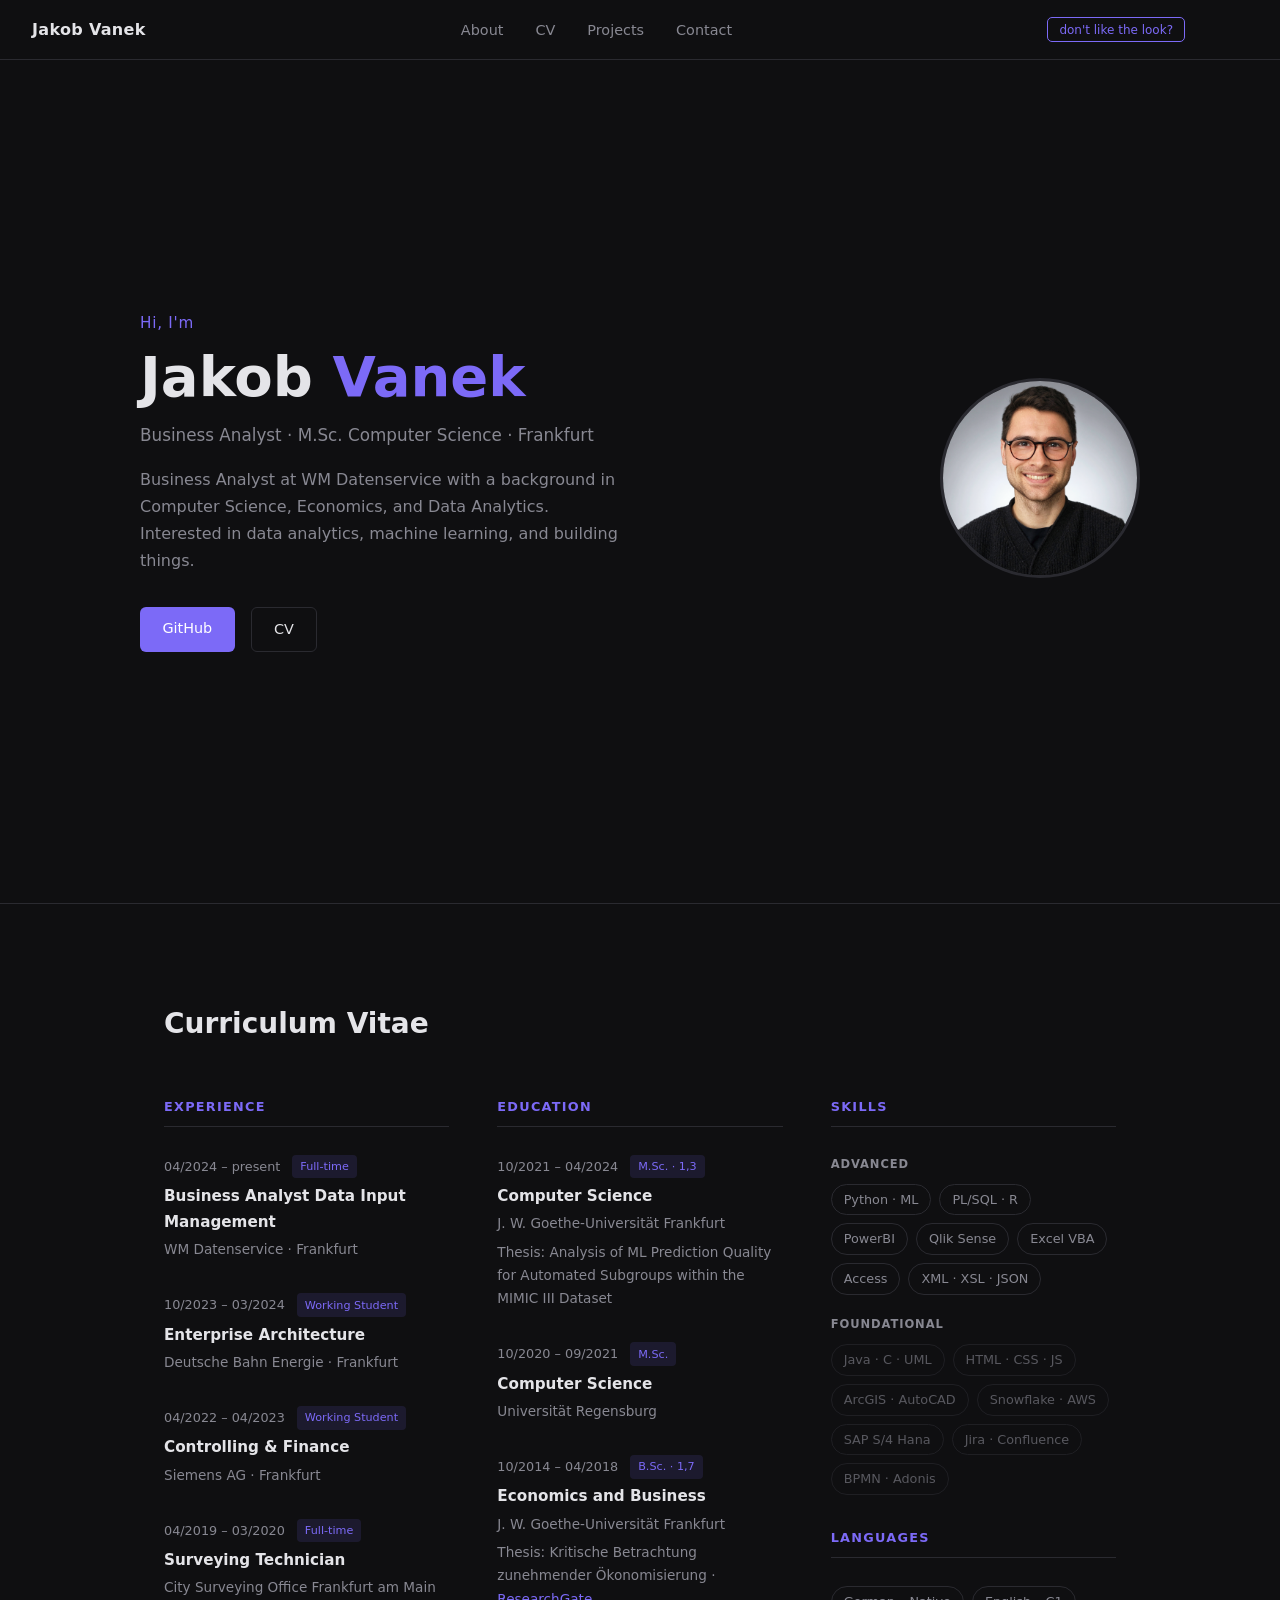
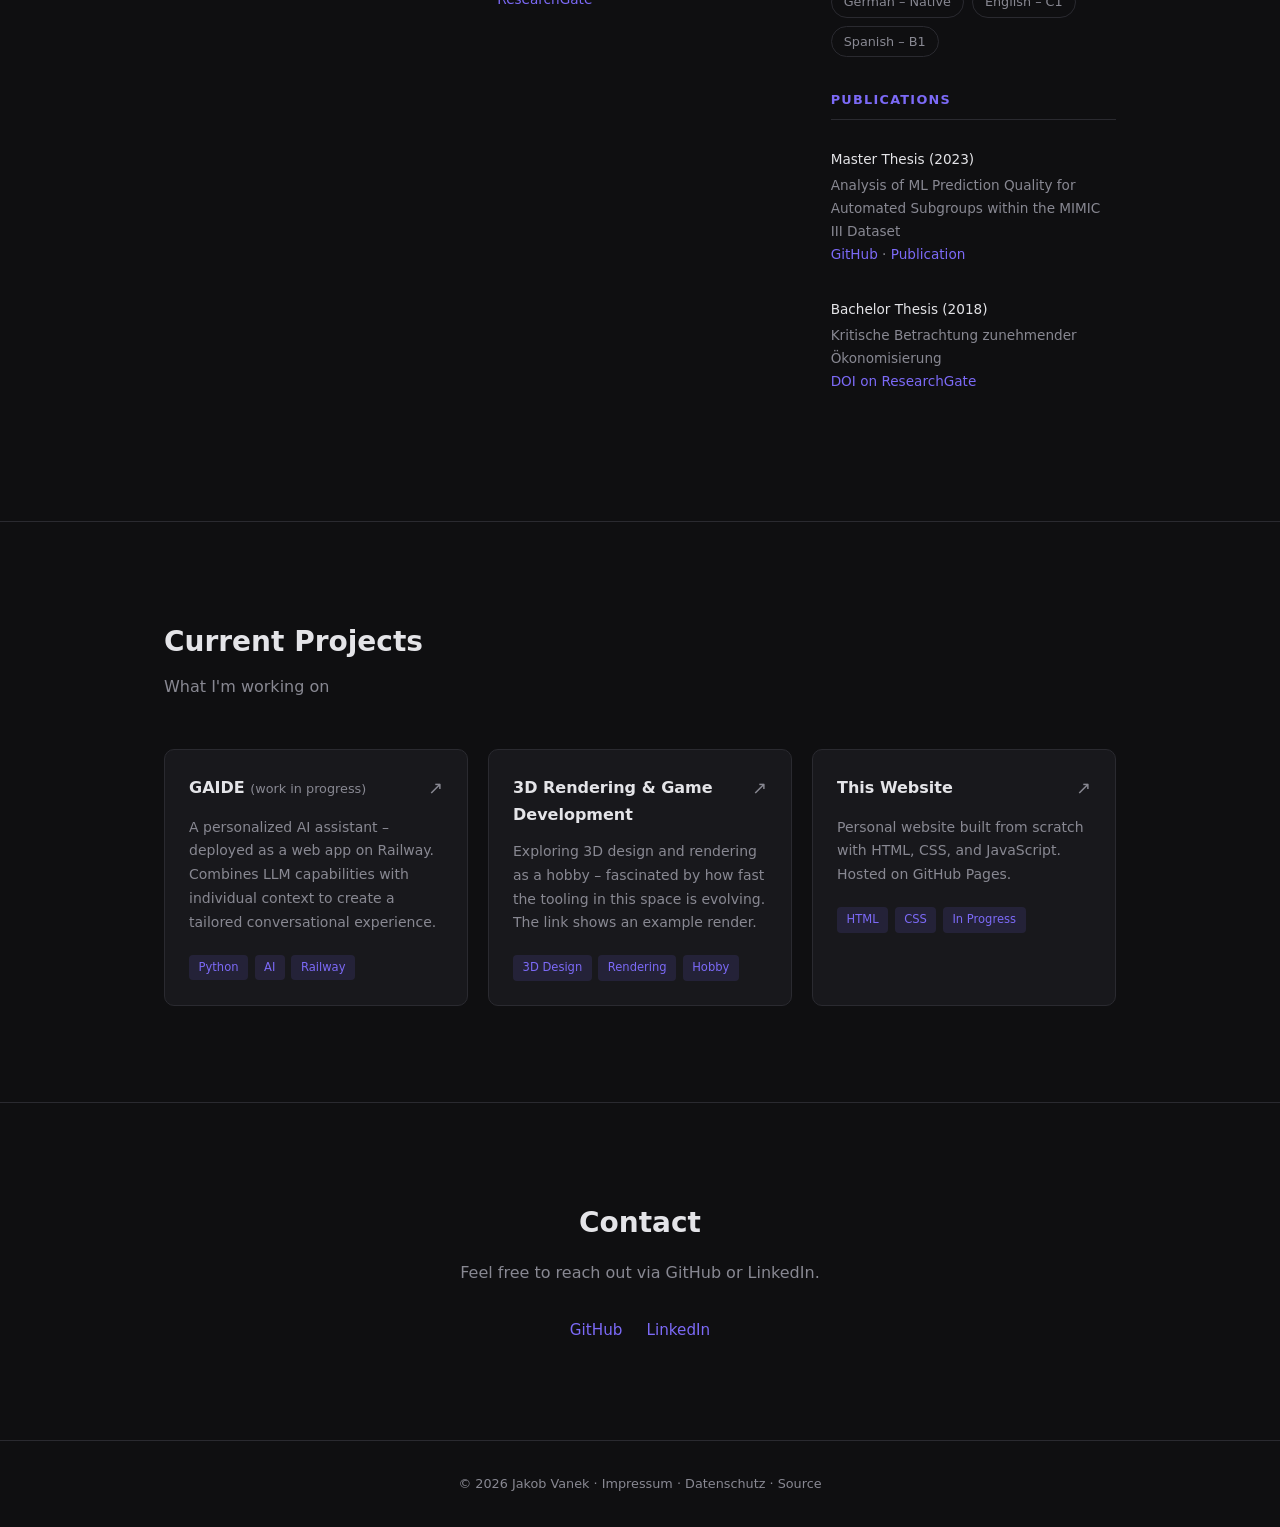
<file: index.html>
<!DOCTYPE html>
<html lang="en">
<head>
  <meta charset="UTF-8" />
  <meta name="viewport" content="width=device-width, initial-scale=1.0" />
  <title>Jakob Vanek</title>
  <meta name="description" content="Personal website of Jakob Vanek – Business Analyst &amp; M.Sc. Computer Science, Frankfurt." />
  <meta name="author" content="Jakob Vanek" />

  <link rel="icon" href="assets/favicon_v01.svg" type="image/svg+xml" />
  <link rel="icon" href="assets/favicon_v01.png" type="image/png" />

  <!-- Open Graph -->
  <meta property="og:title" content="Jakob Vanek" />
  <meta property="og:description" content="Business Analyst &amp; M.Sc. Computer Science, Frankfurt. Interested in data analytics, machine learning, and building things." />
  <meta property="og:type" content="website" />
  <meta property="og:url" content="https://JakobVanek.github.io" />
  <meta property="og:image" content="https://JakobVanek.github.io/assets/favicon_v01.svg" />

  <link rel="stylesheet" href="css/style.css" />
  <!-- Fonts: system font stack, no external requests -->
</head>
<body>

  <!-- NAV -->
  <nav>
    <span class="nav-name">Jakob Vanek</span>
    <ul>
      <li><a href="#about">About</a></li>
      <li><a href="#cv">CV</a></li>
      <li><a href="#projects">Projects</a></li>
      <li><a href="#contact">Contact</a></li>
    </ul>
    <div class="nav-theme-controls">
      <button id="btn-shuffle" title="Randomize colors">don't like the look?</button>
      <button id="btn-reset" title="Reset to default">reset</button>
    </div>
  </nav>

  <!-- HERO -->
  <section id="about" class="hero">
    <div class="hero-content">
      <div class="hero-text">
        <p class="hero-greeting">Hi, I'm</p>
        <h1>Jakob <span class="accent">Vanek</span></h1>
        <p class="hero-role">Business Analyst · M.Sc. Computer Science · Frankfurt</p>
        <p class="hero-bio">
          Business Analyst at WM Datenservice with a background in Computer Science, Economics, and Data Analytics.
          Interested in data analytics, machine learning, and building things.
        </p>
        <div class="hero-links">
          <a href="https://github.com/JakobVanek" target="_blank" rel="noopener noreferrer" class="btn-primary">GitHub</a>
          <a href="#cv" class="btn-secondary">CV</a>
        </div>
      </div>
      <div class="hero-image">
        <img src="assets/profilbild_v01.png" alt="Jakob Vanek" />
      </div>
    </div>
  </section>

  <!-- CV -->
  <section id="cv">
    <div class="container">
      <h2>Curriculum Vitae</h2>

      <div class="cv-grid">

        <!-- EXPERIENCE -->
        <div class="cv-column">
          <h3>Experience</h3>

          <div class="cv-entry">
            <div class="cv-meta">
              <span class="cv-date">04/2024 – present</span>
              <span class="cv-tag">Full-time</span>
            </div>
            <h4>Business Analyst Data Input Management</h4>
            <p class="cv-org">WM Datenservice · Frankfurt</p>
          </div>

          <div class="cv-entry">
            <div class="cv-meta">
              <span class="cv-date">10/2023 – 03/2024</span>
              <span class="cv-tag">Working Student</span>
            </div>
            <h4>Enterprise Architecture</h4>
            <p class="cv-org">Deutsche Bahn Energie · Frankfurt</p>
          </div>

          <div class="cv-entry">
            <div class="cv-meta">
              <span class="cv-date">04/2022 – 04/2023</span>
              <span class="cv-tag">Working Student</span>
            </div>
            <h4>Controlling &amp; Finance</h4>
            <p class="cv-org">Siemens AG · Frankfurt</p>
          </div>

          <div class="cv-entry">
            <div class="cv-meta">
              <span class="cv-date">04/2019 – 03/2020</span>
              <span class="cv-tag">Full-time</span>
            </div>
            <h4>Surveying Technician</h4>
            <p class="cv-org">City Surveying Office Frankfurt am Main</p>
          </div>

          <!-- A&B One auskommentiert – weniger relevant
          <div class="cv-entry">
            <div class="cv-meta">
              <span class="cv-date">09/2017 – 07/2018</span>
              <span class="cv-tag">Working Student</span>
            </div>
            <h4>Monitoring Team</h4>
            <p class="cv-org">A&amp;B One Kommunikations-Agentur · Frankfurt</p>
            <ul class="cv-list">
              <li>Monitoring of print, online, and social media sources</li>
              <li>Event and workshop preparation</li>
            </ul>
          </div>
          -->
        </div>

        <!-- EDUCATION -->
        <div class="cv-column">
          <h3>Education</h3>

          <div class="cv-entry">
            <div class="cv-meta">
              <span class="cv-date">10/2021 – 04/2024</span>
              <span class="cv-tag">M.Sc. · 1,3</span>
            </div>
            <h4>Computer Science</h4>
            <p class="cv-org">J. W. Goethe-Universität Frankfurt</p>
            <p class="cv-desc">Thesis: Analysis of ML Prediction Quality for Automated Subgroups within the MIMIC III Dataset</p>
          </div>

          <div class="cv-entry">
            <div class="cv-meta">
              <span class="cv-date">10/2020 – 09/2021</span>
              <span class="cv-tag">M.Sc.</span>
            </div>
            <h4>Computer Science</h4>
            <p class="cv-org">Universität Regensburg</p>
          </div>

          <!-- Universität Augsburg auskommentiert
          <div class="cv-entry">
            <div class="cv-meta">
              <span class="cv-date">04/2020 – 09/2020</span>
              <span class="cv-tag">Studies</span>
            </div>
            <h4>Informatics</h4>
            <p class="cv-org">Universität Augsburg</p>
          </div>
          -->

          <!-- Philosophie Uni Frankfurt auskommentiert
          <div class="cv-entry">
            <div class="cv-meta">
              <span class="cv-date">10/2018 – 04/2019</span>
              <span class="cv-tag">Studies</span>
            </div>
            <h4>Philosophy</h4>
            <p class="cv-org">J. W. Goethe-Universität Frankfurt</p>
          </div>
          -->

          <div class="cv-entry">
            <div class="cv-meta">
              <span class="cv-date">10/2014 – 04/2018</span>
              <span class="cv-tag">B.Sc. · 1,7</span>
            </div>
            <h4>Economics and Business</h4>
            <p class="cv-org">J. W. Goethe-Universität Frankfurt</p>
            <p class="cv-desc">
              Thesis: Kritische Betrachtung zunehmender Ökonomisierung ·
              <a href="https://dx.doi.org/10.13140/RG.2.2.15841.84320" target="_blank" rel="noopener noreferrer">ResearchGate</a>
            </p>
          </div>

          <!-- Abitur auskommentiert
          <div class="cv-entry">
            <div class="cv-meta">
              <span class="cv-date">09/2006 – 06/2014</span>
              <span class="cv-tag">Abitur · 1,4</span>
            </div>
            <h4>Abitur</h4>
            <p class="cv-org">Schule am Ried · Frankfurt</p>
          </div>
          -->
        </div>

        <!-- SKILLS & LANGUAGES -->
        <div class="cv-column">
          <h3>Skills</h3>

          <p class="cv-skills-label">Advanced</p>
          <div class="skills">
            <span class="skill">Python · ML</span>
            <span class="skill">PL/SQL · R</span>
            <span class="skill">PowerBI</span>
            <span class="skill">Qlik Sense</span>
            <span class="skill">Excel VBA</span>
            <span class="skill">Access</span>
            <span class="skill">XML · XSL · JSON</span>
          </div>

          <p class="cv-skills-label" style="margin-top:1.25rem;">Foundational</p>
          <div class="skills">
            <span class="skill skill--muted">Java · C · UML</span>
            <span class="skill skill--muted">HTML · CSS · JS</span>
            <span class="skill skill--muted">ArcGIS · AutoCAD</span>
            <span class="skill skill--muted">Snowflake · AWS</span>
            <span class="skill skill--muted">SAP S/4 Hana</span>
            <span class="skill skill--muted">Jira · Confluence</span>
            <span class="skill skill--muted">BPMN · Adonis</span>
          </div>

          <h3 style="margin-top: 2rem;">Languages</h3>
          <div class="skills" style="margin-top:0.75rem;">
            <span class="skill">German – Native</span>
            <span class="skill">English – C1</span>
            <span class="skill">Spanish – B1</span>
          </div>

          <h3 style="margin-top: 2rem;">Publications</h3>
          <div class="cv-entry" style="margin-top: 1rem;">
            <h4 style="font-size:0.85rem; font-weight:500;">Master Thesis (2023)</h4>
            <p class="cv-desc">
              Analysis of ML Prediction Quality for Automated Subgroups within the MIMIC III Dataset<br />
              <a href="https://github.com/JakobVanek/MA_thesis" target="_blank" rel="noopener noreferrer">GitHub</a> ·
              <a href="https://publikationen.ub.uni-frankfurt.de/frontdoor/index/index/start/2/rows/10/sortfield/score/sortorder/desc/searchtype/simple/query/jakob+vanek/docId/83574" target="_blank" rel="noopener noreferrer">Publication</a>
            </p>
          </div>
          <div class="cv-entry" style="margin-top: 1rem;">
            <h4 style="font-size:0.85rem; font-weight:500;">Bachelor Thesis (2018)</h4>
            <p class="cv-desc">
              Kritische Betrachtung zunehmender Ökonomisierung<br />
              <a href="https://dx.doi.org/10.13140/RG.2.2.15841.84320" target="_blank" rel="noopener noreferrer">DOI on ResearchGate</a>
              <!-- TODO: Seminararbeiten ebenfalls verlinken -->
            </p>
          </div>
        </div>

      </div>
    </div>
  </section>

  <!-- CURRENT PROJECTS -->
  <section id="projects">
    <div class="container">
      <h2>Current Projects</h2>
      <p class="section-sub">What I'm working on</p>

      <div class="projects-grid">

        <article class="project-card">
          <div class="project-header">
            <h3>GAIDE <span style="font-weight:400; color:var(--text-muted); font-size:0.8rem;">(work in progress)</span></h3>
            <a href="https://gaide-production.up.railway.app/" target="_blank" rel="noopener noreferrer" class="project-link">↗</a>
          </div>
          <p>A personalized AI assistant – deployed as a web app on Railway. Combines LLM capabilities with individual context to create a tailored conversational experience.</p>
          <div class="project-tags">
            <span class="tag">Python</span>
            <span class="tag">AI</span>
            <span class="tag">Railway</span>
          </div>
        </article>

        <article class="project-card">
          <div class="project-header">
            <h3>3D Rendering &amp; Game Development</h3>
            <a href="https://www.youtube.com/watch?v=pWQCJq1xf2M" target="_blank" rel="noopener noreferrer" class="project-link">↗</a>
          </div>
          <p>Exploring 3D design and rendering as a hobby – fascinated by how fast the tooling in this space is evolving. The link shows an example render.</p>
          <div class="project-tags">
            <span class="tag">3D Design</span>
            <span class="tag">Rendering</span>
            <span class="tag">Hobby</span>
          </div>
        </article>

        <article class="project-card">
          <div class="project-header">
            <h3>This Website</h3>
            <a href="https://github.com/JakobVanek/JakobVanek.github.io" target="_blank" rel="noopener noreferrer" class="project-link">↗</a>
          </div>
          <p>Personal website built from scratch with HTML, CSS, and JavaScript. Hosted on GitHub Pages.</p>
          <div class="project-tags">
            <span class="tag">HTML</span>
            <span class="tag">CSS</span>
            <span class="tag">In Progress</span>
          </div>
        </article>

      </div>
    </div>
  </section>

  <!-- CONTACT -->
  <section id="contact">
    <div class="container contact-inner">
      <h2>Contact</h2>
      <p>Feel free to reach out via GitHub or LinkedIn.</p>
      <div class="contact-links">
        <a href="https://github.com/JakobVanek" target="_blank" rel="noopener noreferrer">GitHub</a>
        <a href="https://linkedin.com/in/jakobvanek" target="_blank" rel="noopener noreferrer">LinkedIn</a>
      </div>
    </div>
  </section>

  <footer>
    <p>© 2026 Jakob Vanek · <a href="impressum.html">Impressum</a> · <a href="datenschutz.html">Datenschutz</a> · <a href="https://github.com/JakobVanek/JakobVanek.github.io" target="_blank" rel="noopener noreferrer">Source</a></p>
  </footer>

  <script src="js/main.js"></script>
</body>
</html>
</file>
<file: css/style.css>
/* ===========================
   RESET & BASE
   =========================== */
*, *::before, *::after {
  box-sizing: border-box;
  margin: 0;
  padding: 0;
}

:root {
  --bg:          #0f0f11;
  --bg-card:     #18181c;
  --border:      #2a2a30;
  --text:        #e4e4e8;
  --text-muted:  #888892;
  --accent:      #7c6af7;
  --accent-soft: #7c6af720;
  --font:        'Inter', -apple-system, BlinkMacSystemFont, 'Segoe UI', system-ui, sans-serif;
}

html {
  scroll-behavior: smooth;
}

body {
  background: var(--bg);
  color: var(--text);
  font-family: var(--font);
  font-size: 1rem;
  line-height: 1.7;
}

a {
  color: var(--accent);
  text-decoration: none;
}

a:hover {
  text-decoration: underline;
}

.container {
  max-width: 1000px;
  margin: 0 auto;
  padding: 0 1.5rem;
}

/* ===========================
   NAV
   =========================== */
nav {
  position: sticky;
  top: 0;
  z-index: 100;
  display: flex;
  align-items: center;
  justify-content: space-between;
  padding: 1rem 2rem;
  background: var(--bg);
  border-bottom: 1px solid var(--border);
  backdrop-filter: blur(8px);
}

.nav-name {
  font-weight: 600;
  font-size: 1rem;
  letter-spacing: 0.02em;
}

nav ul {
  list-style: none;
  display: flex;
  gap: 2rem;
}

nav ul a {
  color: var(--text-muted);
  font-size: 0.9rem;
  transition: color 0.2s;
}

nav ul a:hover {
  color: var(--text);
  text-decoration: none;
}

/* Theme controls */
.nav-theme-controls {
  display: flex;
  gap: 0.5rem;
  align-items: center;
}

.nav-theme-controls button {
  background: none;
  border: 1px solid var(--border);
  color: var(--text-muted);
  font-family: var(--font);
  font-size: 0.75rem;
  padding: 0.3rem 0.7rem;
  border-radius: 5px;
  cursor: pointer;
  transition: border-color 0.2s, color 0.2s;
  white-space: nowrap;
}

.nav-theme-controls button:hover {
  border-color: var(--accent);
  color: var(--accent);
}

#btn-shuffle {
  border-color: var(--accent);
  color: var(--accent);
}

/* ===========================
   HERO
   =========================== */
.hero {
  min-height: calc(100vh - 57px);
  display: flex;
  align-items: center;
  padding: 4rem 2rem;
}

.hero-content {
  max-width: 1000px;
  margin: 0 auto;
  display: flex;
  align-items: center;
  justify-content: space-between;
  gap: 4rem;
  width: 100%;
}

.hero-text {
  flex: 1;
}

.hero-greeting {
  color: var(--accent);
  font-size: 0.95rem;
  font-weight: 500;
  letter-spacing: 0.05em;
  margin-bottom: 0.5rem;
}

.hero-text h1 {
  font-size: clamp(2.2rem, 5vw, 3.5rem);
  font-weight: 600;
  line-height: 1.15;
  margin-bottom: 0.75rem;
}

.accent {
  color: var(--accent);
}

.hero-role {
  color: var(--text-muted);
  font-size: 1.05rem;
  margin-bottom: 1rem;
}

.hero-bio {
  color: var(--text-muted);
  max-width: 480px;
  margin-bottom: 2rem;
}

.hero-links {
  display: flex;
  gap: 1rem;
  flex-wrap: wrap;
}

.btn-primary,
.btn-secondary {
  display: inline-block;
  padding: 0.6rem 1.4rem;
  border-radius: 6px;
  font-size: 0.9rem;
  font-weight: 500;
  transition: opacity 0.2s;
}

.btn-primary {
  background: var(--accent);
  color: #fff;
}

.btn-secondary {
  border: 1px solid var(--border);
  color: var(--text);
}

.btn-primary:hover,
.btn-secondary:hover {
  opacity: 0.85;
  text-decoration: none;
}

/* Avatar / Foto */
.hero-image {
  flex-shrink: 0;
}

.hero-image img {
  width: 200px;
  height: 200px;
  border-radius: 50%;
  object-fit: cover;
  border: 3px solid var(--border);
}

.avatar-placeholder {
  width: 180px;
  height: 180px;
  border-radius: 50%;
  background: var(--accent-soft);
  border: 2px solid var(--accent);
  display: flex;
  align-items: center;
  justify-content: center;
  font-size: 2.5rem;
  font-weight: 600;
  color: var(--accent);
  letter-spacing: 0.05em;
}

/* ===========================
   SECTION SHARED
   =========================== */
section:not(.hero) {
  padding: 6rem 0;
  border-top: 1px solid var(--border);
}

section h2 {
  font-size: 1.75rem;
  font-weight: 600;
  margin-bottom: 0.5rem;
}

.section-sub {
  color: var(--text-muted);
  margin-bottom: 3rem;
}

/* ===========================
   CV
   =========================== */
#cv .container > h2 {
  margin-bottom: 3rem;
}

.cv-grid {
  display: grid;
  grid-template-columns: repeat(auto-fit, minmax(260px, 1fr));
  gap: 3rem;
}

.cv-column h3 {
  font-size: 0.8rem;
  font-weight: 600;
  letter-spacing: 0.1em;
  text-transform: uppercase;
  color: var(--accent);
  margin-bottom: 1.75rem;
  padding-bottom: 0.5rem;
  border-bottom: 1px solid var(--border);
}

.cv-entry {
  margin-bottom: 2rem;
}

.cv-meta {
  display: flex;
  align-items: center;
  gap: 0.75rem;
  margin-bottom: 0.35rem;
}

.cv-date {
  font-size: 0.8rem;
  color: var(--text-muted);
}

.cv-tag {
  font-size: 0.7rem;
  padding: 0.15rem 0.5rem;
  border-radius: 4px;
  background: var(--accent-soft);
  color: var(--accent);
  font-weight: 500;
}

.cv-entry h4 {
  font-size: 0.95rem;
  font-weight: 600;
  margin-bottom: 0.15rem;
}

.cv-org {
  font-size: 0.85rem;
  color: var(--text-muted);
  margin-bottom: 0.35rem;
}

.cv-desc {
  font-size: 0.85rem;
  color: var(--text-muted);
}

.skills {
  display: flex;
  flex-wrap: wrap;
  gap: 0.5rem;
}

.skill {
  font-size: 0.8rem;
  padding: 0.25rem 0.75rem;
  border-radius: 20px;
  border: 1px solid var(--border);
  color: var(--text-muted);
}

.skill--muted {
  opacity: 0.6;
}

.cv-skills-label {
  font-size: 0.72rem;
  font-weight: 600;
  letter-spacing: 0.08em;
  text-transform: uppercase;
  color: var(--text-muted);
  margin-bottom: 0.6rem;
}

.cv-list {
  list-style: none;
  margin-top: 0.35rem;
  display: flex;
  flex-direction: column;
  gap: 0.2rem;
}

.cv-list li {
  font-size: 0.85rem;
  color: var(--text-muted);
  padding-left: 1rem;
  position: relative;
}

.cv-list li::before {
  content: '·';
  position: absolute;
  left: 0;
  color: var(--accent);
}

/* ===========================
   PROJECTS
   =========================== */
.projects-grid {
  display: grid;
  grid-template-columns: repeat(auto-fill, minmax(280px, 1fr));
  gap: 1.25rem;
}

.project-card {
  background: var(--bg-card);
  border: 1px solid var(--border);
  border-radius: 10px;
  padding: 1.5rem;
  transition: border-color 0.2s;
}

.project-card:hover {
  border-color: var(--accent);
}

.project-header {
  display: flex;
  align-items: flex-start;
  justify-content: space-between;
  margin-bottom: 0.75rem;
}

.project-header h3 {
  font-size: 1rem;
  font-weight: 600;
}

.project-link {
  font-size: 1.1rem;
  color: var(--text-muted);
  transition: color 0.2s;
}

.project-link:hover {
  color: var(--accent);
  text-decoration: none;
}

.project-card p {
  font-size: 0.875rem;
  color: var(--text-muted);
  margin-bottom: 1.25rem;
}

.project-tags {
  display: flex;
  flex-wrap: wrap;
  gap: 0.4rem;
}

.tag {
  font-size: 0.72rem;
  padding: 0.2rem 0.6rem;
  border-radius: 4px;
  background: var(--accent-soft);
  color: var(--accent);
}

/* ===========================
   CONTACT
   =========================== */
.contact-inner {
  text-align: center;
}

.contact-inner h2 {
  margin-bottom: 0.75rem;
}

.contact-inner > p {
  color: var(--text-muted);
  margin-bottom: 2rem;
}

.contact-links {
  display: flex;
  justify-content: center;
  gap: 1.5rem;
  flex-wrap: wrap;
}

.contact-links a {
  font-size: 0.95rem;
  font-weight: 500;
}

/* ===========================
   FOOTER
   =========================== */
footer {
  border-top: 1px solid var(--border);
  padding: 2rem;
  text-align: center;
  font-size: 0.8rem;
  color: var(--text-muted);
}

footer a {
  color: var(--text-muted);
}

footer a:hover {
  color: var(--text);
}

/* ===========================
   RESPONSIVE
   =========================== */
@media (max-width: 680px) {
  .hero-content {
    flex-direction: column-reverse;
    gap: 2.5rem;
    text-align: center;
  }

  .hero-bio {
    margin-left: auto;
    margin-right: auto;
  }

  .hero-links {
    justify-content: center;
  }

  nav {
    flex-wrap: wrap;
    gap: 0.5rem;
  }

  nav ul {
    gap: 1.2rem;
  }

  .nav-theme-controls {
    width: 100%;
    justify-content: flex-end;
  }

  .cv-grid {
    grid-template-columns: 1fr;
  }
}
</file>
